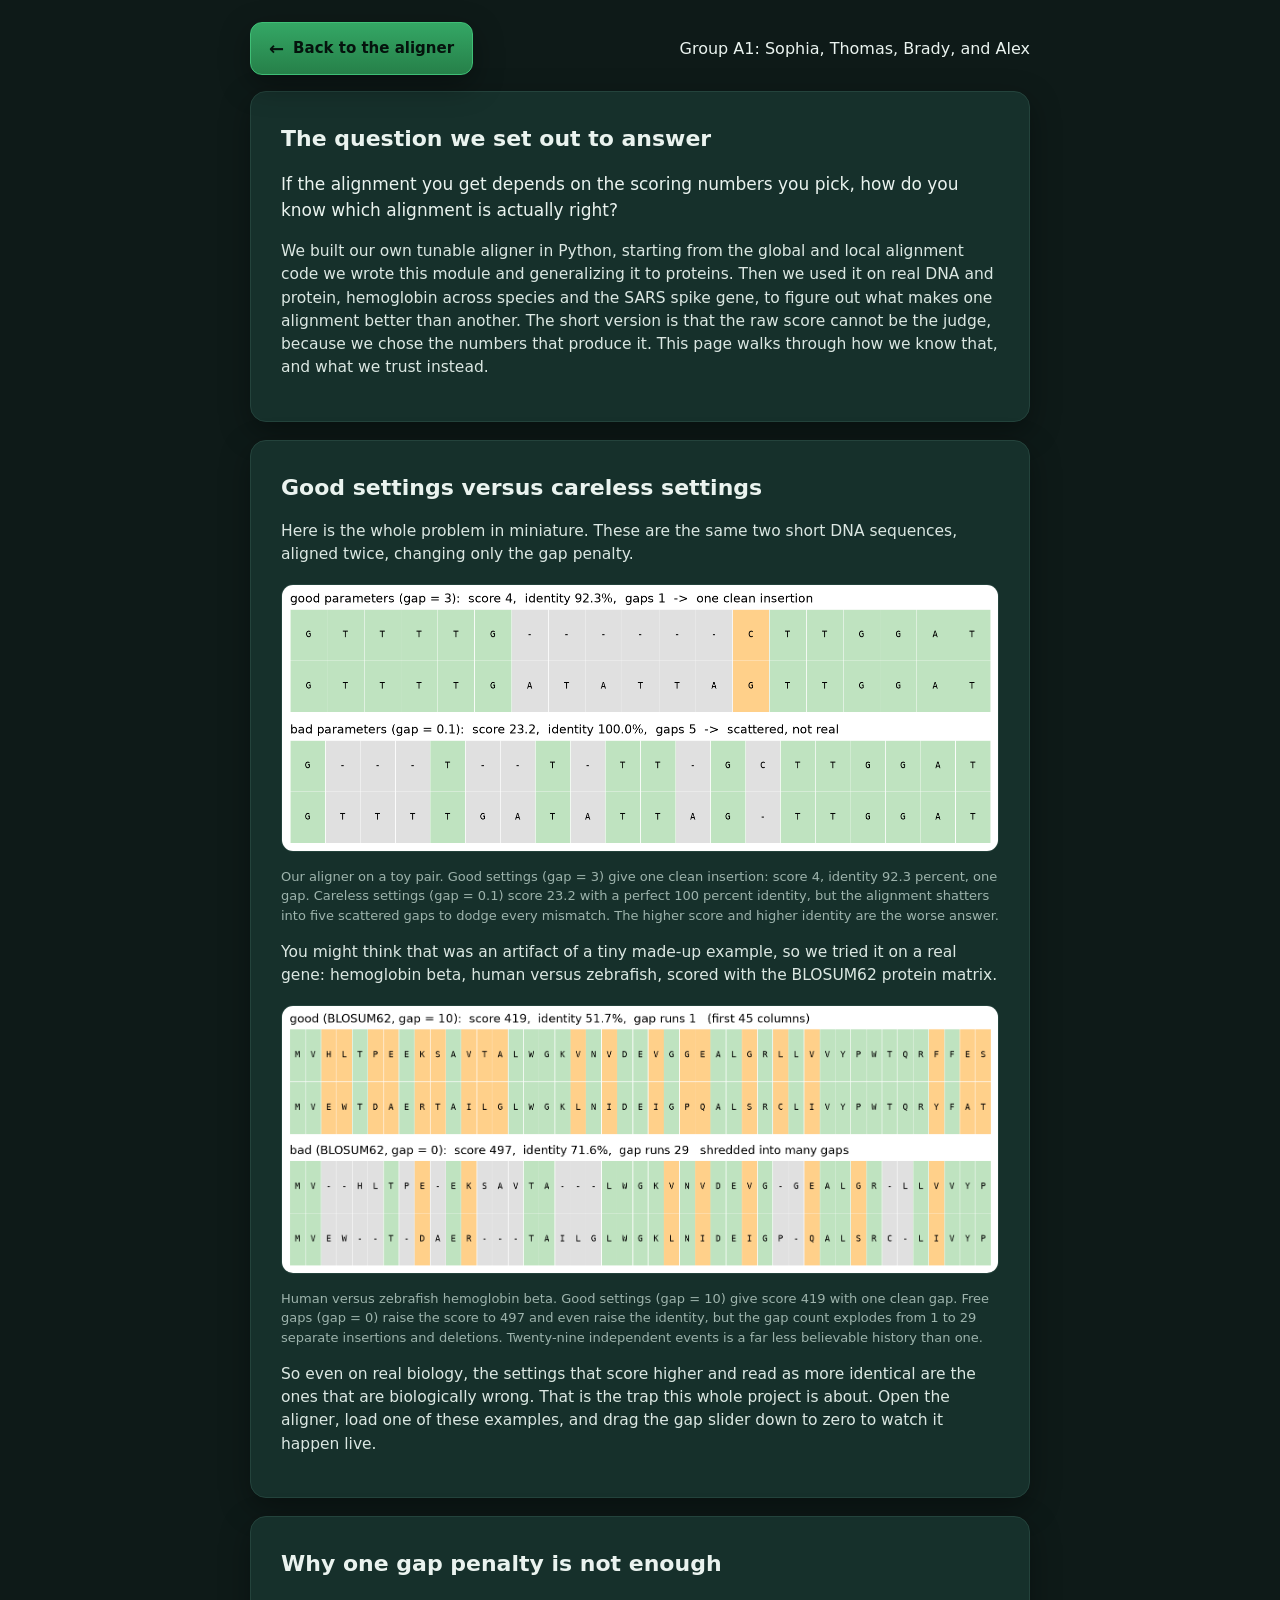
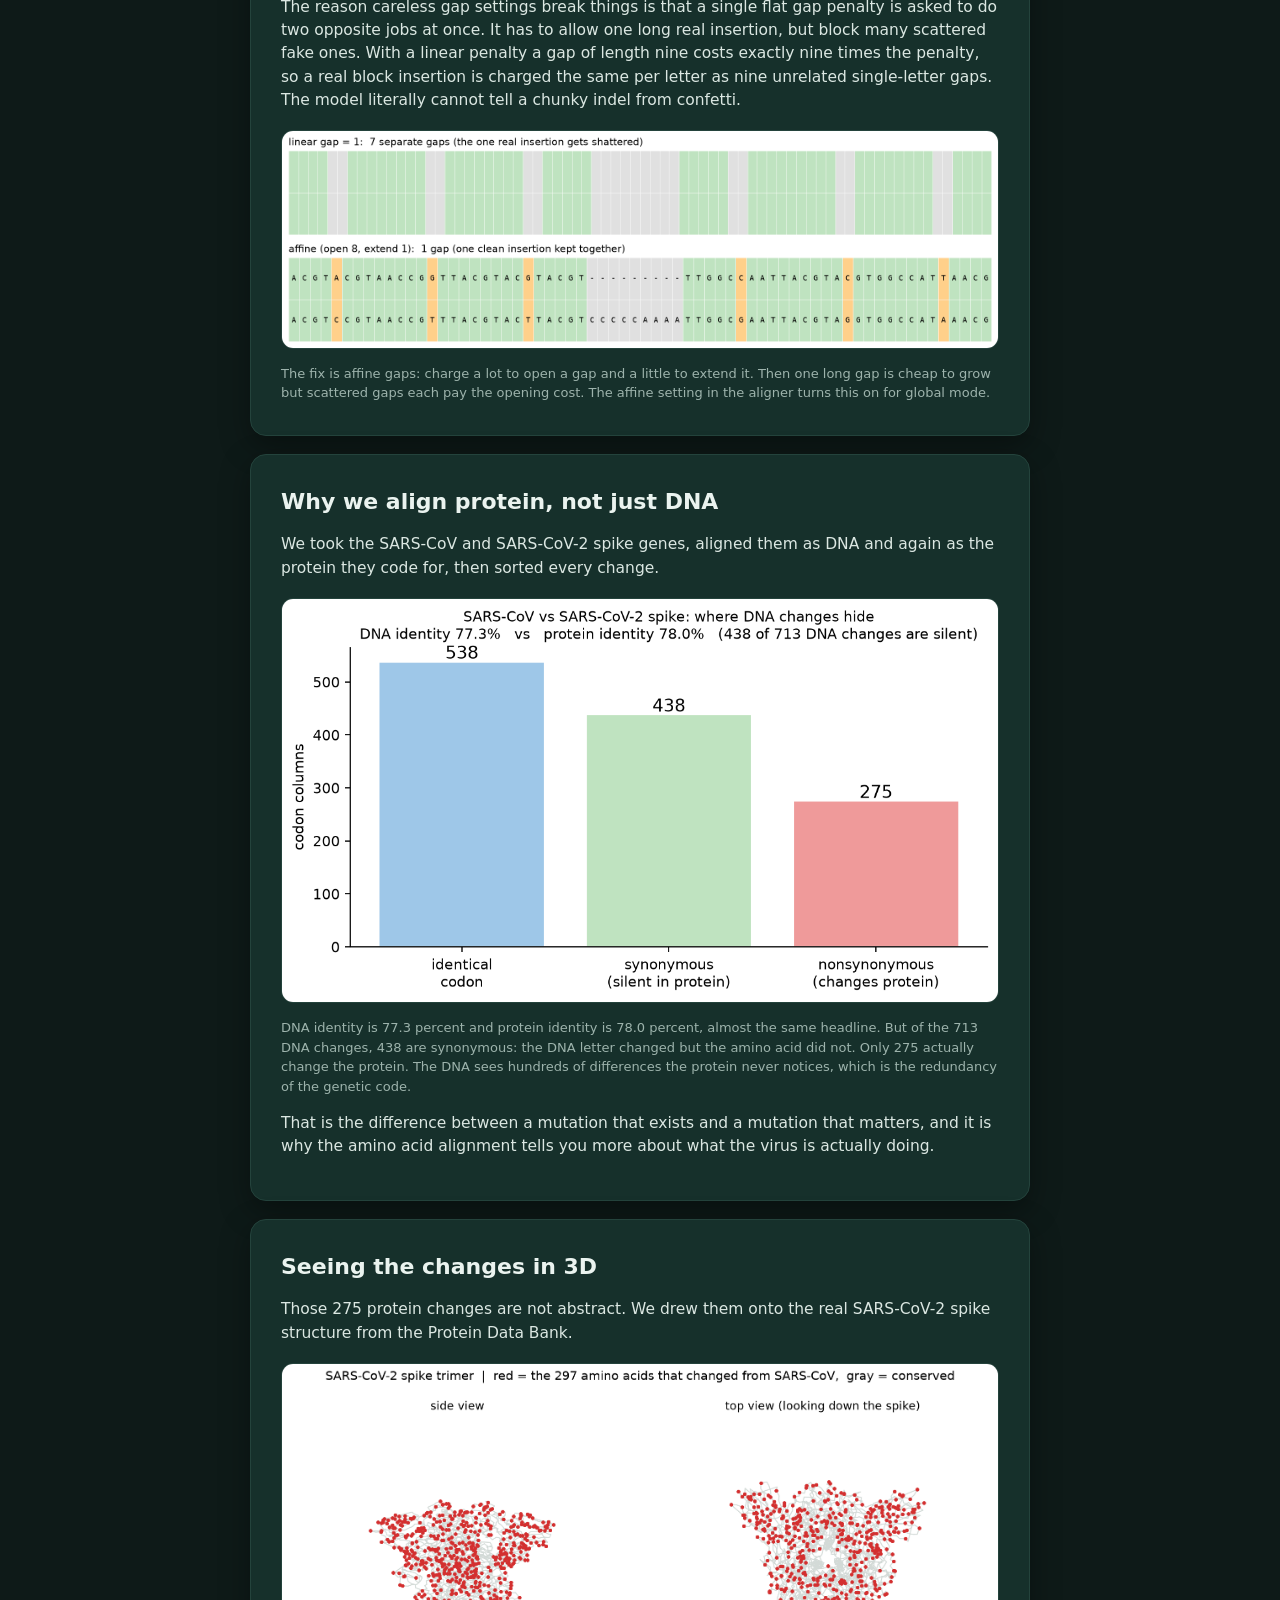
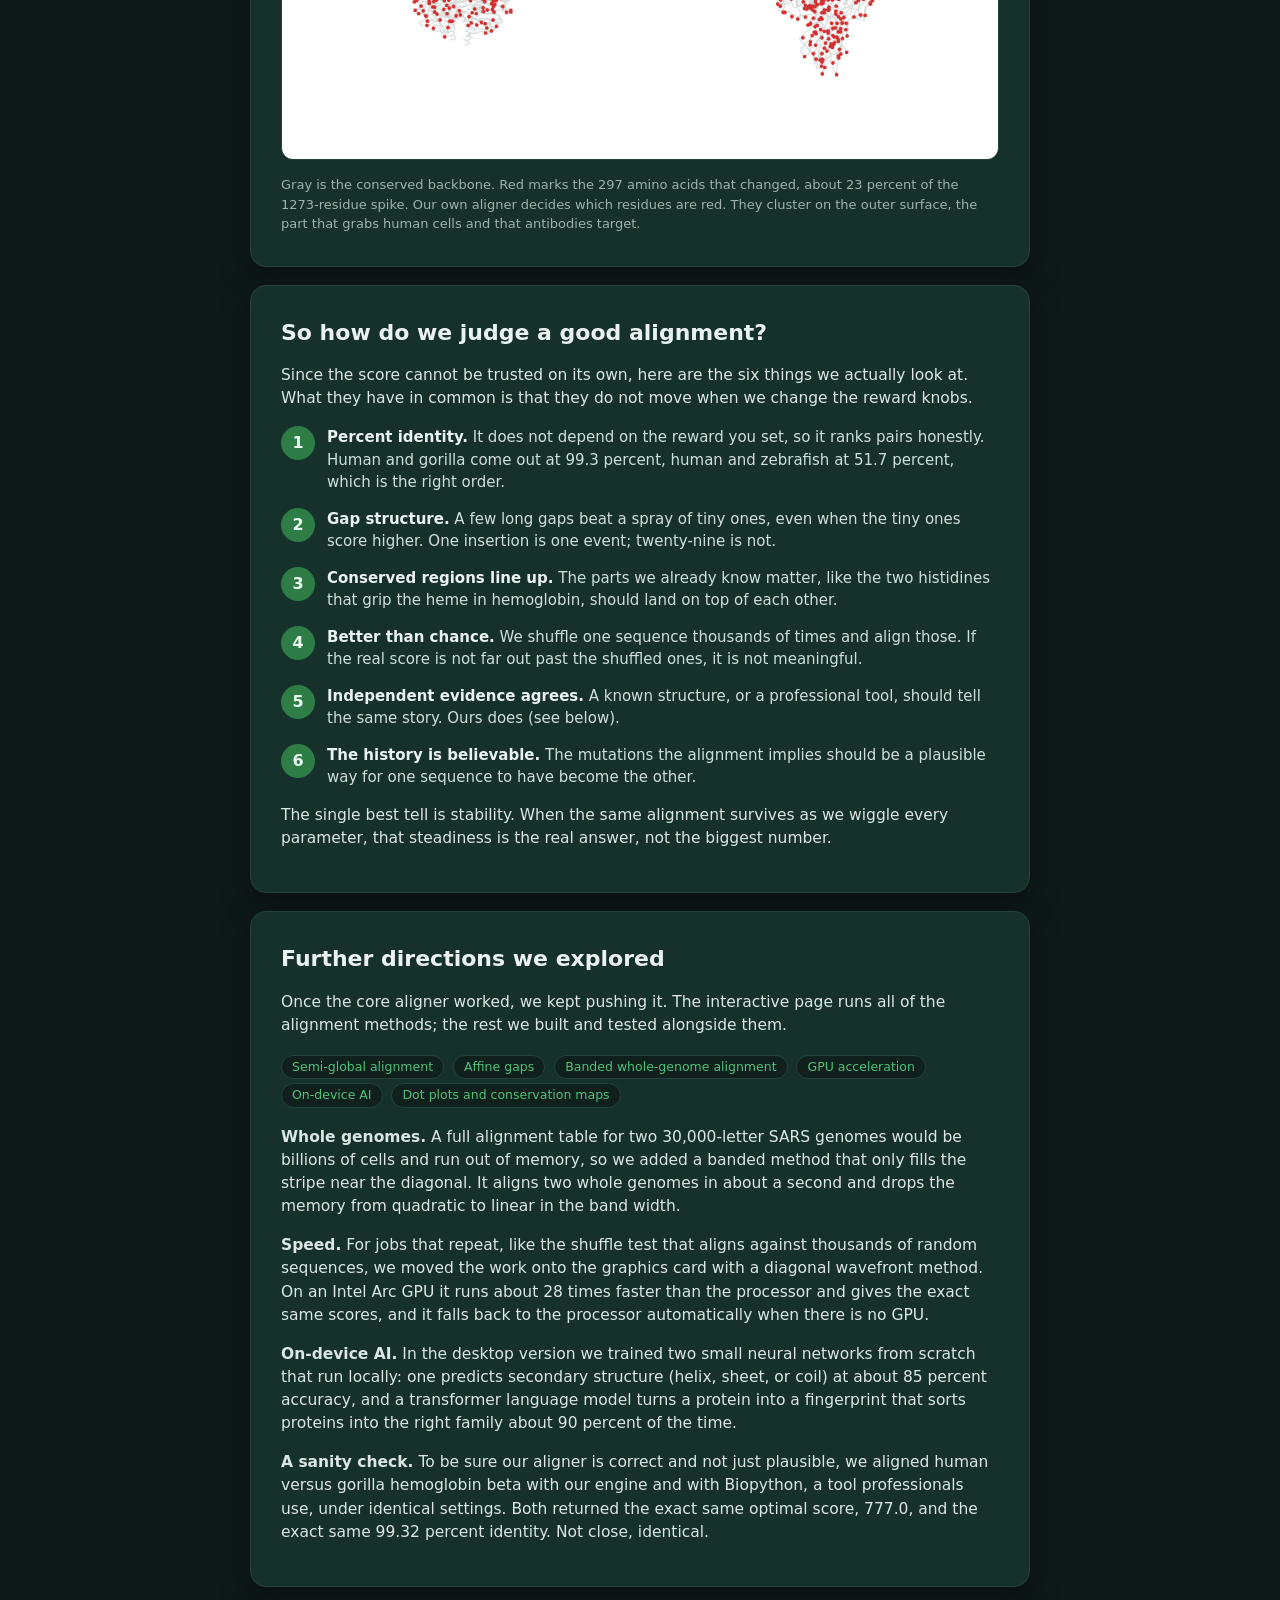
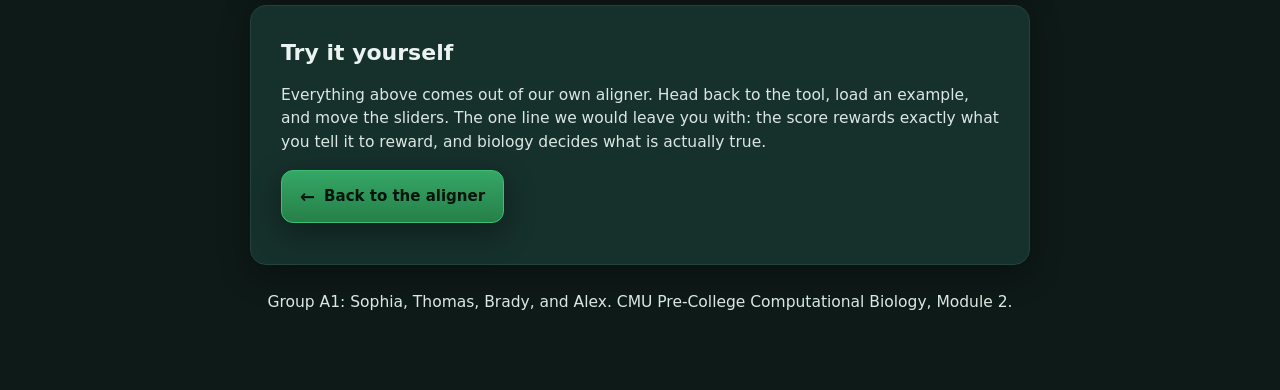
<file: docs/writeup.html>
<!DOCTYPE html>
<html lang="en">
<head>
<meta charset="utf-8" />
<meta name="viewport" content="width=device-width, initial-scale=1" />
<title>Write-up - Sequence Aligner - Group A1</title>
<link rel="stylesheet" href="style.css?v=2" />
<style>
  .article { max-width: 820px; margin: 0 auto; }
  .article .panel { padding: 26px 30px; margin-bottom: 18px; }
  .article h2.sec { text-transform: none; letter-spacing: 0; color: var(--ink); font-size: 22px; margin: 4px 0 12px; }
  .article p { font-size: 15.5px; color: #dbe7e2; }
  .article .lead { font-size: 17px; color: var(--ink); }
  figure { margin: 18px 0 6px; }
  figure img { width: 100%; border: 1px solid var(--line); border-radius: 12px; background: #fff; }
  figcaption { font-size: 13px; color: var(--muted); margin-top: 8px; }
  .signal { display: flex; gap: 12px; margin: 14px 0; }
  .signal .num { flex: 0 0 34px; height: 34px; border-radius: 50%; background: var(--green-dim);
    color: #eafff1; font-weight: 700; display: flex; align-items: center; justify-content: center; }
  .signal .body b { color: var(--ink); }
  .signal .body { color: #cfe0da; font-size: 15px; }
  .pill { display: inline-block; background: #0f201d; border: 1px solid var(--line); color: var(--green);
    border-radius: 999px; padding: 2px 10px; font-size: 12.5px; margin: 2px 4px 2px 0; }
  .backbar { display: flex; align-items: center; justify-content: space-between; gap: 14px; flex-wrap: wrap; margin-bottom: 16px; }
</style>
</head>
<body>
<div class="wrap article">

  <div class="backbar">
    <a class="writeup-btn" href="index.html"><span class="arrow">&larr;</span><span>Back to the aligner</span></a>
    <span class="badge">Group A1: Sophia, Thomas, Brady, and Alex</span>
  </div>

  <div class="panel">
    <h2 class="sec">The question we set out to answer</h2>
    <p class="lead">If the alignment you get depends on the scoring numbers you pick, how do you know which alignment is actually right?</p>
    <p>We built our own tunable aligner in Python, starting from the global and local alignment code we wrote this module and generalizing it to proteins. Then we used it on real DNA and protein, hemoglobin across species and the SARS spike gene, to figure out what makes one alignment better than another. The short version is that the raw score cannot be the judge, because we chose the numbers that produce it. This page walks through how we know that, and what we trust instead.</p>
  </div>

  <div class="panel">
    <h2 class="sec">Good settings versus careless settings</h2>
    <p>Here is the whole problem in miniature. These are the same two short DNA sequences, aligned twice, changing only the gap penalty.</p>
    <figure>
      <img src="figures/fig1_toy_good_bad.png" alt="Toy DNA aligned with good and bad gap settings" />
      <figcaption>Our aligner on a toy pair. Good settings (gap = 3) give one clean insertion: score 4, identity 92.3 percent, one gap. Careless settings (gap = 0.1) score 23.2 with a perfect 100 percent identity, but the alignment shatters into five scattered gaps to dodge every mismatch. The higher score and higher identity are the worse answer.</figcaption>
    </figure>
    <p>You might think that was an artifact of a tiny made-up example, so we tried it on a real gene: hemoglobin beta, human versus zebrafish, scored with the BLOSUM62 protein matrix.</p>
    <figure>
      <img src="figures/fig2_hbb_good_bad.png" alt="Hemoglobin beta aligned with good and bad gap settings" />
      <figcaption>Human versus zebrafish hemoglobin beta. Good settings (gap = 10) give score 419 with one clean gap. Free gaps (gap = 0) raise the score to 497 and even raise the identity, but the gap count explodes from 1 to 29 separate insertions and deletions. Twenty-nine independent events is a far less believable history than one.</figcaption>
    </figure>
    <p>So even on real biology, the settings that score higher and read as more identical are the ones that are biologically wrong. That is the trap this whole project is about. Open the aligner, load one of these examples, and drag the gap slider down to zero to watch it happen live.</p>
  </div>

  <div class="panel">
    <h2 class="sec">Why one gap penalty is not enough</h2>
    <p>The reason careless gap settings break things is that a single flat gap penalty is asked to do two opposite jobs at once. It has to allow one long real insertion, but block many scattered fake ones. With a linear penalty a gap of length nine costs exactly nine times the penalty, so a real block insertion is charged the same per letter as nine unrelated single-letter gaps. The model literally cannot tell a chunky indel from confetti.</p>
    <figure>
      <img src="figures/fig5_gap_problem.png" alt="Linear versus affine gap penalties" />
      <figcaption>The fix is affine gaps: charge a lot to open a gap and a little to extend it. Then one long gap is cheap to grow but scattered gaps each pay the opening cost. The affine setting in the aligner turns this on for global mode.</figcaption>
    </figure>
  </div>

  <div class="panel">
    <h2 class="sec">Why we align protein, not just DNA</h2>
    <p>We took the SARS-CoV and SARS-CoV-2 spike genes, aligned them as DNA and again as the protein they code for, then sorted every change.</p>
    <figure>
      <img src="figures/fig3_sars_codons.png" alt="Synonymous versus nonsynonymous changes in the SARS spike" />
      <figcaption>DNA identity is 77.3 percent and protein identity is 78.0 percent, almost the same headline. But of the 713 DNA changes, 438 are synonymous: the DNA letter changed but the amino acid did not. Only 275 actually change the protein. The DNA sees hundreds of differences the protein never notices, which is the redundancy of the genetic code.</figcaption>
    </figure>
    <p>That is the difference between a mutation that exists and a mutation that matters, and it is why the amino acid alignment tells you more about what the virus is actually doing.</p>
  </div>

  <div class="panel">
    <h2 class="sec">Seeing the changes in 3D</h2>
    <p>Those 275 protein changes are not abstract. We drew them onto the real SARS-CoV-2 spike structure from the Protein Data Bank.</p>
    <figure>
      <img src="figures/fig6_spike_3d.png" alt="Changed residues mapped onto the spike structure" />
      <figcaption>Gray is the conserved backbone. Red marks the 297 amino acids that changed, about 23 percent of the 1273-residue spike. Our own aligner decides which residues are red. They cluster on the outer surface, the part that grabs human cells and that antibodies target.</figcaption>
    </figure>
  </div>

  <div class="panel">
    <h2 class="sec">So how do we judge a good alignment?</h2>
    <p>Since the score cannot be trusted on its own, here are the six things we actually look at. What they have in common is that they do not move when we change the reward knobs.</p>
    <div class="signal"><div class="num">1</div><div class="body"><b>Percent identity.</b> It does not depend on the reward you set, so it ranks pairs honestly. Human and gorilla come out at 99.3 percent, human and zebrafish at 51.7 percent, which is the right order.</div></div>
    <div class="signal"><div class="num">2</div><div class="body"><b>Gap structure.</b> A few long gaps beat a spray of tiny ones, even when the tiny ones score higher. One insertion is one event; twenty-nine is not.</div></div>
    <div class="signal"><div class="num">3</div><div class="body"><b>Conserved regions line up.</b> The parts we already know matter, like the two histidines that grip the heme in hemoglobin, should land on top of each other.</div></div>
    <div class="signal"><div class="num">4</div><div class="body"><b>Better than chance.</b> We shuffle one sequence thousands of times and align those. If the real score is not far out past the shuffled ones, it is not meaningful.</div></div>
    <div class="signal"><div class="num">5</div><div class="body"><b>Independent evidence agrees.</b> A known structure, or a professional tool, should tell the same story. Ours does (see below).</div></div>
    <div class="signal"><div class="num">6</div><div class="body"><b>The history is believable.</b> The mutations the alignment implies should be a plausible way for one sequence to have become the other.</div></div>
    <p>The single best tell is stability. When the same alignment survives as we wiggle every parameter, that steadiness is the real answer, not the biggest number.</p>
  </div>

  <div class="panel">
    <h2 class="sec">Further directions we explored</h2>
    <p>Once the core aligner worked, we kept pushing it. The interactive page runs all of the alignment methods; the rest we built and tested alongside them.</p>
    <p>
      <span class="pill">Semi-global alignment</span>
      <span class="pill">Affine gaps</span>
      <span class="pill">Banded whole-genome alignment</span>
      <span class="pill">GPU acceleration</span>
      <span class="pill">On-device AI</span>
      <span class="pill">Dot plots and conservation maps</span>
    </p>
    <p><b>Whole genomes.</b> A full alignment table for two 30,000-letter SARS genomes would be billions of cells and run out of memory, so we added a banded method that only fills the stripe near the diagonal. It aligns two whole genomes in about a second and drops the memory from quadratic to linear in the band width.</p>
    <p><b>Speed.</b> For jobs that repeat, like the shuffle test that aligns against thousands of random sequences, we moved the work onto the graphics card with a diagonal wavefront method. On an Intel Arc GPU it runs about 28 times faster than the processor and gives the exact same scores, and it falls back to the processor automatically when there is no GPU.</p>
    <p><b>On-device AI.</b> In the desktop version we trained two small neural networks from scratch that run locally: one predicts secondary structure (helix, sheet, or coil) at about 85 percent accuracy, and a transformer language model turns a protein into a fingerprint that sorts proteins into the right family about 90 percent of the time.</p>
    <p><b>A sanity check.</b> To be sure our aligner is correct and not just plausible, we aligned human versus gorilla hemoglobin beta with our engine and with Biopython, a tool professionals use, under identical settings. Both returned the exact same optimal score, 777.0, and the exact same 99.32 percent identity. Not close, identical.</p>
  </div>

  <div class="panel">
    <h2 class="sec">Try it yourself</h2>
    <p>Everything above comes out of our own aligner. Head back to the tool, load an example, and move the sliders. The one line we would leave you with: the score rewards exactly what you tell it to reward, and biology decides what is actually true.</p>
    <p style="margin-top:16px"><a class="writeup-btn" href="index.html"><span class="arrow">&larr;</span><span>Back to the aligner</span></a></p>
  </div>

  <p class="footnote">Group A1: Sophia, Thomas, Brady, and Alex. CMU Pre-College Computational Biology, Module 2.</p>
</div>
</body>
</html>
</file>
<file: docs/style.css>
:root {
  --bg: #0e1a18;
  --bg2: #12242100;
  --panel: #14262322;
  --card: #16302b;
  --line: #24433c;
  --ink: #eaf3ef;
  --muted: #9db3ac;
  --green: #4cc27a;
  --green-dim: #2e7d46;
  --amber: #e0a13c;
  --red: #e0614e;
  --gap: #6b7f79;
  --shadow: 0 10px 30px rgba(0, 0, 0, 0.35);
  --mono: ui-monospace, "Cascadia Mono", "Courier New", monospace;
  --sans: "Segoe UI", system-ui, -apple-system, Arial, sans-serif;
}

* { box-sizing: border-box; }

body {
  margin: 0;
  font-family: var(--sans);
  color: var(--ink);
  background:
    radial-gradient(1100px 600px at 80% -10%, #17332d 0%, transparent 60%),
    radial-gradient(900px 500px at -10% 110%, #16302b 0%, transparent 55%),
    var(--bg);
  line-height: 1.5;
}

a { color: var(--green); }

.wrap { max-width: 1180px; margin: 0 auto; padding: 22px 20px 60px; }

/* header */
header.top {
  display: flex; align-items: center; justify-content: space-between;
  gap: 16px; flex-wrap: wrap; margin-bottom: 18px;
}
.brand h1 { margin: 0; font-size: 26px; letter-spacing: 0.2px; }
.brand .team { margin: 3px 0 0; color: var(--muted); font-size: 13.5px; }
.brand .badge {
  display: inline-block; margin-top: 8px; padding: 3px 9px; border-radius: 999px;
  background: #16302b; border: 1px solid var(--line); color: var(--muted); font-size: 12px;
}
.writeup-btn {
  display: inline-flex; align-items: center; gap: 9px; text-decoration: none;
  background: linear-gradient(180deg, #34a765, #268049);
  color: #05130d; font-weight: 700; font-size: 15px;
  padding: 12px 18px; border-radius: 12px; border: 1px solid #3fbf76;
  box-shadow: var(--shadow); white-space: nowrap;
}
.writeup-btn:hover { filter: brightness(1.06); }
.writeup-btn .arrow { font-size: 18px; }

/* layout */
.grid { display: grid; grid-template-columns: 380px 1fr; gap: 18px; align-items: start; }
@media (max-width: 900px) { .grid { grid-template-columns: 1fr; } }

.panel {
  background: var(--card); border: 1px solid var(--line);
  border-radius: 16px; padding: 18px; box-shadow: var(--shadow);
}
.panel h2 { margin: 0 0 12px; font-size: 15px; color: var(--muted); font-weight: 600;
  text-transform: uppercase; letter-spacing: 1.4px; }

label.field { display: block; font-size: 13px; color: var(--muted); margin: 12px 0 5px; }
select, textarea, input[type="text"] {
  width: 100%; background: #0f201d; color: var(--ink);
  border: 1px solid var(--line); border-radius: 10px; padding: 9px 11px;
  font-family: var(--sans); font-size: 14px;
}
textarea { font-family: var(--mono); font-size: 12.5px; resize: vertical; min-height: 62px; }
select:focus, textarea:focus { outline: 2px solid var(--green-dim); border-color: var(--green-dim); }

.seg { display: inline-flex; background: #0f201d; border: 1px solid var(--line);
  border-radius: 10px; padding: 3px; gap: 3px; flex-wrap: wrap; }
.seg button {
  border: 0; background: transparent; color: var(--muted);
  padding: 7px 12px; border-radius: 8px; cursor: pointer; font-size: 13px; font-family: var(--sans);
}
.seg button.on { background: var(--green-dim); color: #eafff1; font-weight: 600; }

.slider-row { margin: 14px 0; }
.slider-row .top { display: flex; justify-content: space-between; font-size: 13px; }
.slider-row .top b { color: var(--green); font-variant-numeric: tabular-nums; }
input[type="range"] { width: 100%; accent-color: var(--green); margin-top: 4px; }
.slider-row.dim { opacity: 0.4; pointer-events: none; }

.presets { display: flex; gap: 8px; margin-top: 6px; flex-wrap: wrap; }
.presets button {
  flex: 1; cursor: pointer; border-radius: 10px; padding: 9px; font-size: 13px; font-weight: 600;
  border: 1px solid var(--line); background: #0f201d; color: var(--ink);
}
.presets button.good { border-color: #2e7d46; }
.presets button.bad { border-color: #7a352c; }
.presets button:hover { filter: brightness(1.12); }

/* results */
.stats { display: grid; grid-template-columns: repeat(3, 1fr); gap: 12px; margin-bottom: 14px; }
.stat { background: #0f201d; border: 1px solid var(--line); border-radius: 12px; padding: 12px 14px; }
.stat .n { font-size: 30px; font-weight: 700; font-variant-numeric: tabular-nums; }
.stat .l { font-size: 12px; color: var(--muted); }
.stat.green .n { color: var(--green); }
.stat.amber .n { color: var(--amber); }
.stat.red .n { color: var(--red); }

.used { font-size: 12.5px; color: var(--muted); margin: -4px 0 12px; }

.aln {
  font-family: var(--mono); font-size: 13px; line-height: 1.28;
  background: #0c1a17; border: 1px solid var(--line); border-radius: 12px;
  padding: 14px; overflow-x: auto; white-space: pre;
}
.aln .m { color: var(--green); }
.aln .x { color: var(--amber); }
.aln .g { color: var(--gap); }
.aln .bar { color: #40514b; }
.aln .lab { color: var(--muted); }

.legend { display: flex; gap: 16px; font-size: 12.5px; color: var(--muted); margin: 10px 2px 0; flex-wrap: wrap; }
.legend span b { font-family: var(--mono); }
.legend .m b { color: var(--green); } .legend .x b { color: var(--amber); } .legend .g b { color: var(--gap); }

.tools { display: flex; gap: 8px; margin-top: 14px; flex-wrap: wrap; }
.tools button {
  cursor: pointer; border: 1px solid var(--line); background: #0f201d; color: var(--ink);
  border-radius: 10px; padding: 8px 12px; font-size: 13px;
}
.tools button:hover { filter: brightness(1.12); }

.plot-wrap { margin-top: 16px; }
canvas { width: 100%; max-width: 460px; background: #0c1a17; border: 1px solid var(--line); border-radius: 12px; display: block; }
.cap { font-size: 12px; color: var(--muted); margin-top: 6px; }

/* loading overlay */
.overlay {
  position: fixed; inset: 0; background: rgba(8, 16, 14, 0.92);
  display: flex; align-items: center; justify-content: center; flex-direction: column; gap: 16px; z-index: 50;
  text-align: center; padding: 20px;
}
.overlay.hidden { display: none; }
.spinner {
  width: 44px; height: 44px; border-radius: 50%;
  border: 4px solid #24433c; border-top-color: var(--green); animation: spin 0.9s linear infinite;
}
@keyframes spin { to { transform: rotate(360deg); } }
.overlay p { color: var(--muted); max-width: 420px; }
.overlay .big { color: var(--ink); font-size: 18px; font-weight: 600; }

.footnote { color: var(--muted); font-size: 12.5px; margin-top: 26px; text-align: center; }
.badge-live { color: var(--green); }

/* explore section */
.explore { margin-top: 18px; }
.explore-grid { display: grid; grid-template-columns: 1fr 1fr; gap: 18px; }
@media (max-width: 900px) { .explore-grid { grid-template-columns: 1fr; } }
.ex-card { background: #0f201d; border: 1px solid var(--line); border-radius: 12px; padding: 16px; }
.ex-card h3 { margin: 0 0 6px; font-size: 16px; color: var(--ink); }
.ex-card .cap { margin: 0 0 12px; }
.ex-btn {
  cursor: pointer; border: 1px solid #3fbf76; border-radius: 10px;
  background: linear-gradient(180deg, #2f9a5b, #23794533); color: #eafff1;
  font-weight: 600; font-size: 13.5px; padding: 9px 14px;
}
.ex-btn:hover { filter: brightness(1.1); }
.ex-btn:disabled { opacity: 0.55; cursor: default; filter: none; }
.ex-card canvas { width: 100%; max-width: 100%; height: auto; margin-top: 12px; }
#sigCap { color: var(--ink); font-size: 14px; }
#sigCap b { color: var(--green); }
#sigCap.no b { color: var(--amber); }

/* conservation strip */
.consv { width: 100%; height: 14px; margin-top: 10px; border-radius: 6px; display: block; border: 1px solid var(--line); }

/* fun preset + primary tool */
.presets button.fun { border-color: #7a5cc0; color: #d9ccff; }
.tools button.primary { border-color: var(--green); color: #d9ffe8; font-weight: 600; }

/* code inspect modal */
.modal {
  position: fixed; inset: 0; z-index: 100; padding: 22px;
  background: rgba(6, 12, 10, 0.72); backdrop-filter: blur(3px);
  display: flex; align-items: center; justify-content: center;
}
.modal.hidden { display: none; }
.modal-card {
  background: #0b1815; border: 1px solid var(--line); border-radius: 16px;
  width: min(880px, 96vw); max-height: 88vh; display: flex; flex-direction: column;
  overflow: hidden; box-shadow: 0 24px 70px rgba(0, 0, 0, 0.55);
}
.modal-head { display: flex; justify-content: space-between; align-items: flex-start; gap: 12px;
  padding: 15px 18px; border-bottom: 1px solid var(--line); }
.modal-head h3 { margin: 0; font-size: 17px; color: var(--ink); }
.modal-head .cap { margin: 4px 0 0; }
.modal-actions { display: flex; gap: 8px; flex-shrink: 0; }
.ex-btn.ghost { background: transparent; border-color: var(--line); color: var(--muted); }
.code-view { overflow: auto; padding: 10px 0 14px; background: #0b1815; }
.code-view .cl { display: flex; padding: 0 14px; white-space: pre; font-family: var(--mono); font-size: 12px; line-height: 1.55; }
.code-view .cl .ln { flex: 0 0 40px; width: 40px; text-align: right; padding-right: 12px; color: #3a4c46; user-select: none; }
.code-view .cl code { color: #6f847d; }
.code-view .cl.hot { background: rgba(76, 194, 122, 0.10); }
.code-view .cl.hot code { color: #dbe7e2; }
.code-view .cl.active { background: rgba(76, 194, 122, 0.4); }
.code-view .cl.active code { color: #ffffff; }
.code-view .cl.active .ln { color: #cfe0da; }
</file>
